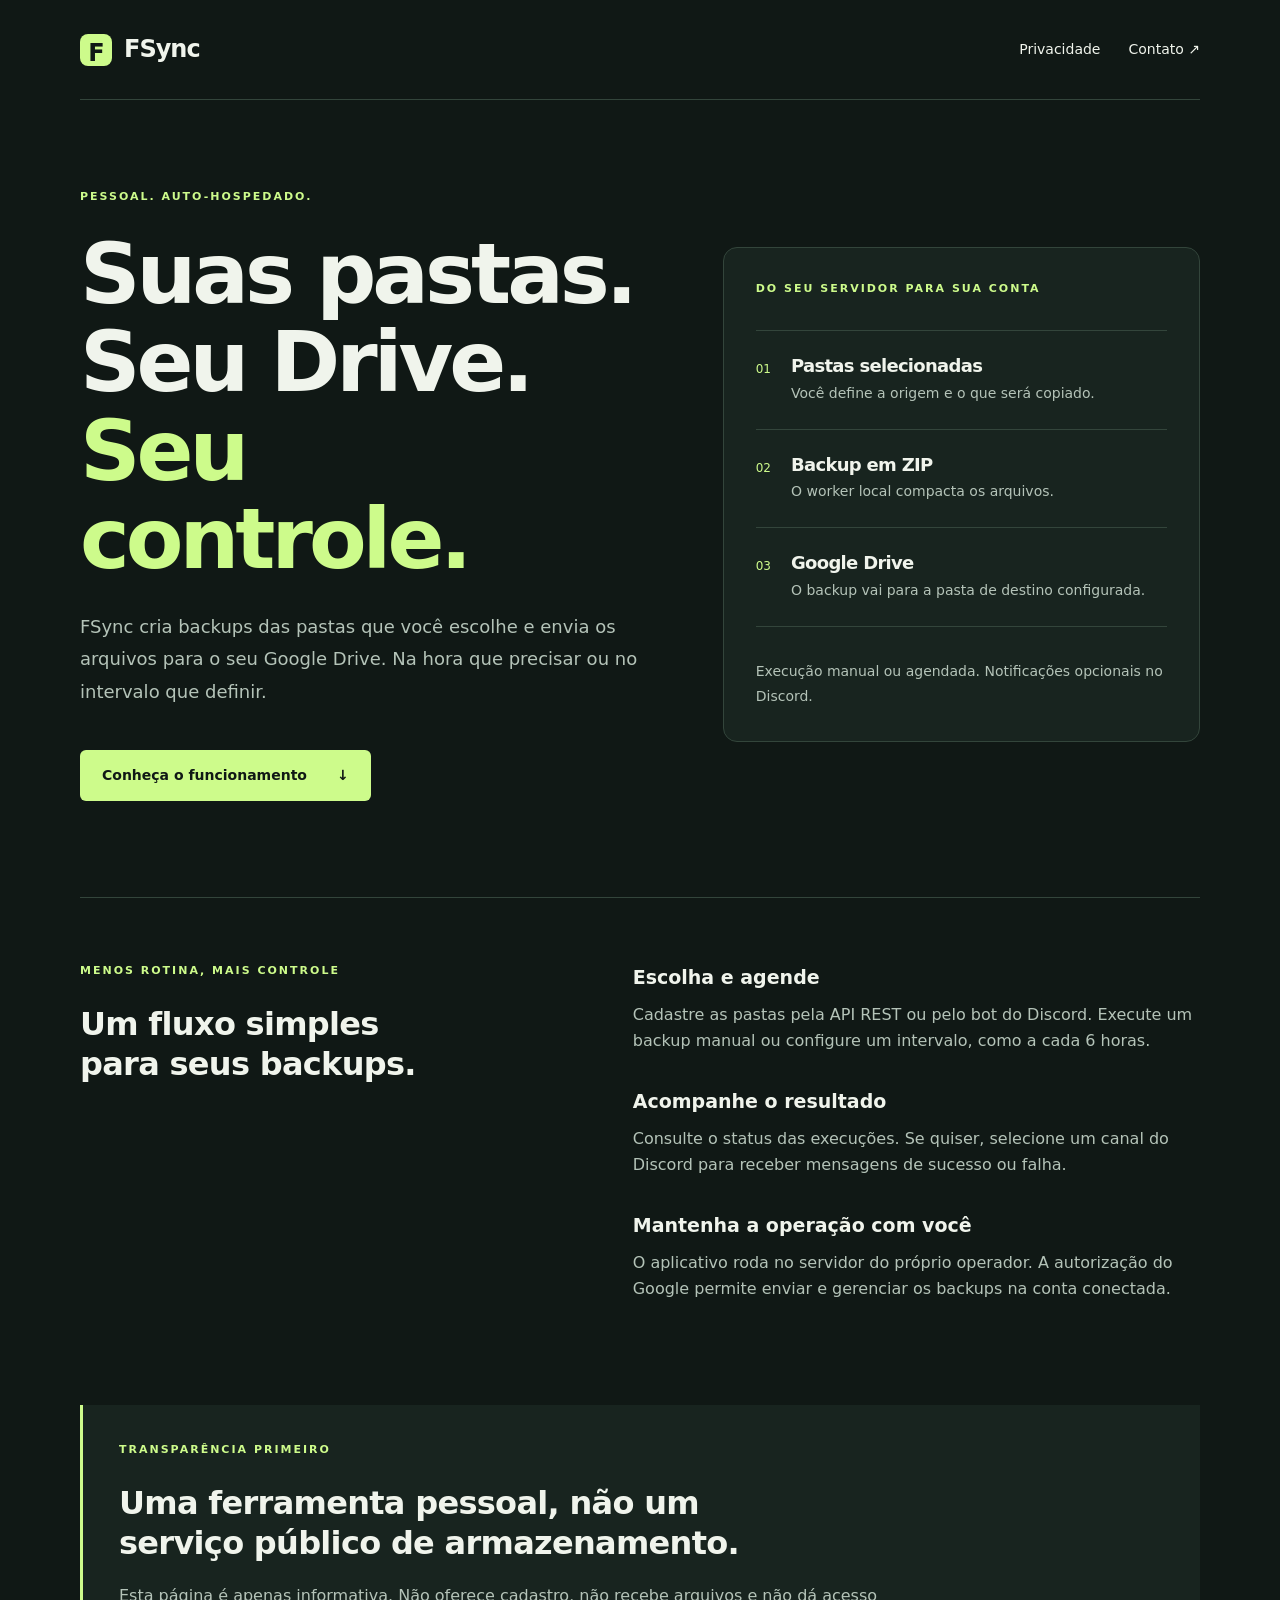
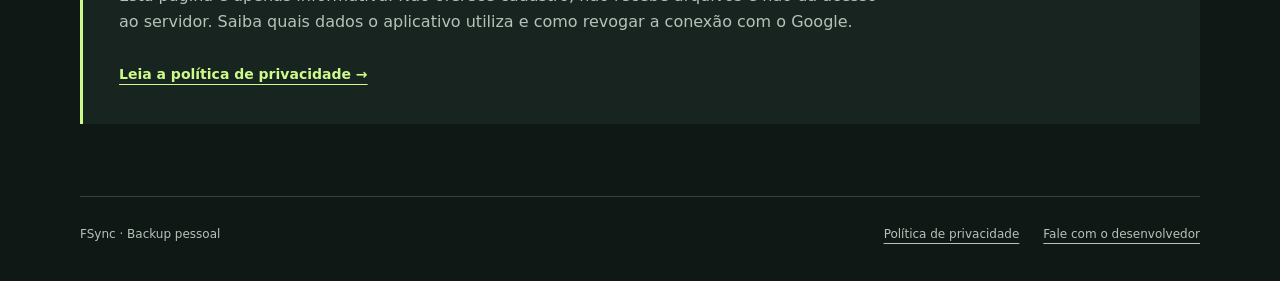
<file: index.html>
<!doctype html>
<html lang="pt-BR">
<head>
  <meta charset="utf-8">
  <meta name="viewport" content="width=device-width, initial-scale=1">
  <meta name="description" content="FSync: aplicativo pessoal de backup de pastas para o Google Drive, com agendamento e comandos pelo Discord.">
  <title>FSync — Backups sob seu controle</title>
  <link rel="stylesheet" href="styles.css">
</head>
<body>
  <a class="skip" href="#conteudo">Pular para o conteúdo</a>
  <header class="shell"><a class="brand" href="./" aria-label="FSync, início"><span class="mark" aria-hidden="true">F</span>FSync</a><nav aria-label="Principal"><a href="privacy.html">Privacidade</a><a href="mailto:lucasmafilzodacosta@gmail.com">Contato ↗</a></nav></header>
  <main id="conteudo" class="shell">
    <section class="hero">
      <div><p class="eyebrow">PESSOAL. AUTO-HOSPEDADO.</p><h1>Suas pastas.<br>Seu Drive.<br><em>Seu controle.</em></h1><p class="lead">FSync cria backups das pastas que você escolhe e envia os arquivos para o seu Google Drive. Na hora que precisar ou no intervalo que definir.</p><a class="button" href="#como-funciona">Conheça o funcionamento <span aria-hidden="true">↓</span></a></div>
      <aside class="flow" aria-label="Fluxo do backup"><p class="eyebrow">DO SEU SERVIDOR PARA SUA CONTA</p><ol><li><span class="number">01</span><div><h2>Pastas selecionadas</h2><p>Você define a origem e o que será copiado.</p></div></li><li><span class="number">02</span><div><h2>Backup em ZIP</h2><p>O worker local compacta os arquivos.</p></div></li><li><span class="number">03</span><div><h2>Google Drive</h2><p>O backup vai para a pasta de destino configurada.</p></div></li></ol><p class="note">Execução manual ou agendada. Notificações opcionais no Discord.</p></aside>
    </section>
    <section id="como-funciona" class="details"><div><p class="eyebrow">MENOS ROTINA, MAIS CONTROLE</p><h2>Um fluxo simples<br>para seus backups.</h2></div><div class="features"><article><h3>Escolha e agende</h3><p>Cadastre as pastas pela API REST ou pelo bot do Discord. Execute um backup manual ou configure um intervalo, como a cada 6 horas.</p></article><article><h3>Acompanhe o resultado</h3><p>Consulte o status das execuções. Se quiser, selecione um canal do Discord para receber mensagens de sucesso ou falha.</p></article><article><h3>Mantenha a operação com você</h3><p>O aplicativo roda no servidor do próprio operador. A autorização do Google permite enviar e gerenciar os backups na conta conectada.</p></article></div></section>
    <section class="notice"><div><p class="eyebrow">TRANSPARÊNCIA PRIMEIRO</p><h2>Uma ferramenta pessoal, não um serviço público de armazenamento.</h2><p>Esta página é apenas informativa. Não oferece cadastro, não recebe arquivos e não dá acesso ao servidor. Saiba quais dados o aplicativo utiliza e como revogar a conexão com o Google.</p></div><a class="text-link" href="privacy.html">Leia a política de privacidade →</a></section>
  </main>
  <footer class="shell"><span>FSync · Backup pessoal</span><a href="privacy.html">Política de privacidade</a><a href="mailto:lucasmafilzodacosta@gmail.com">Fale com o desenvolvedor</a></footer>
</body>
</html>
</file>
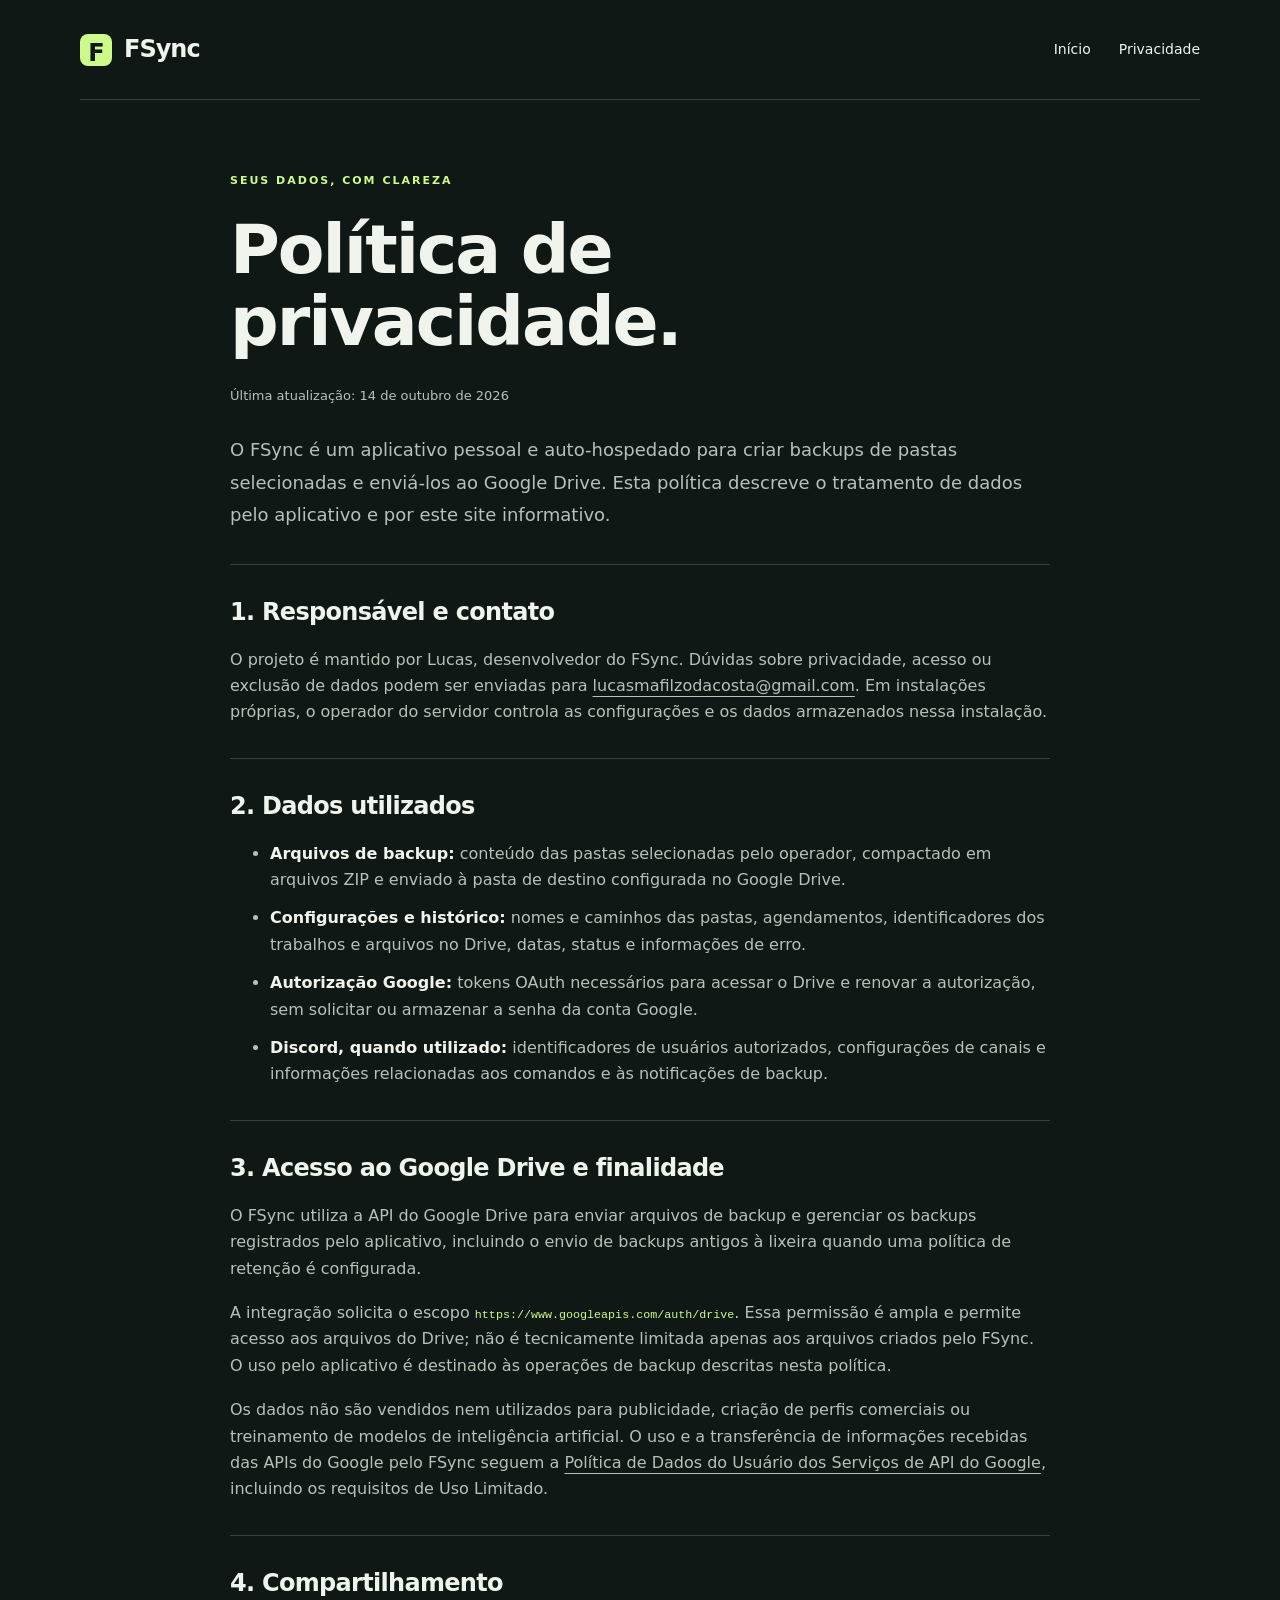
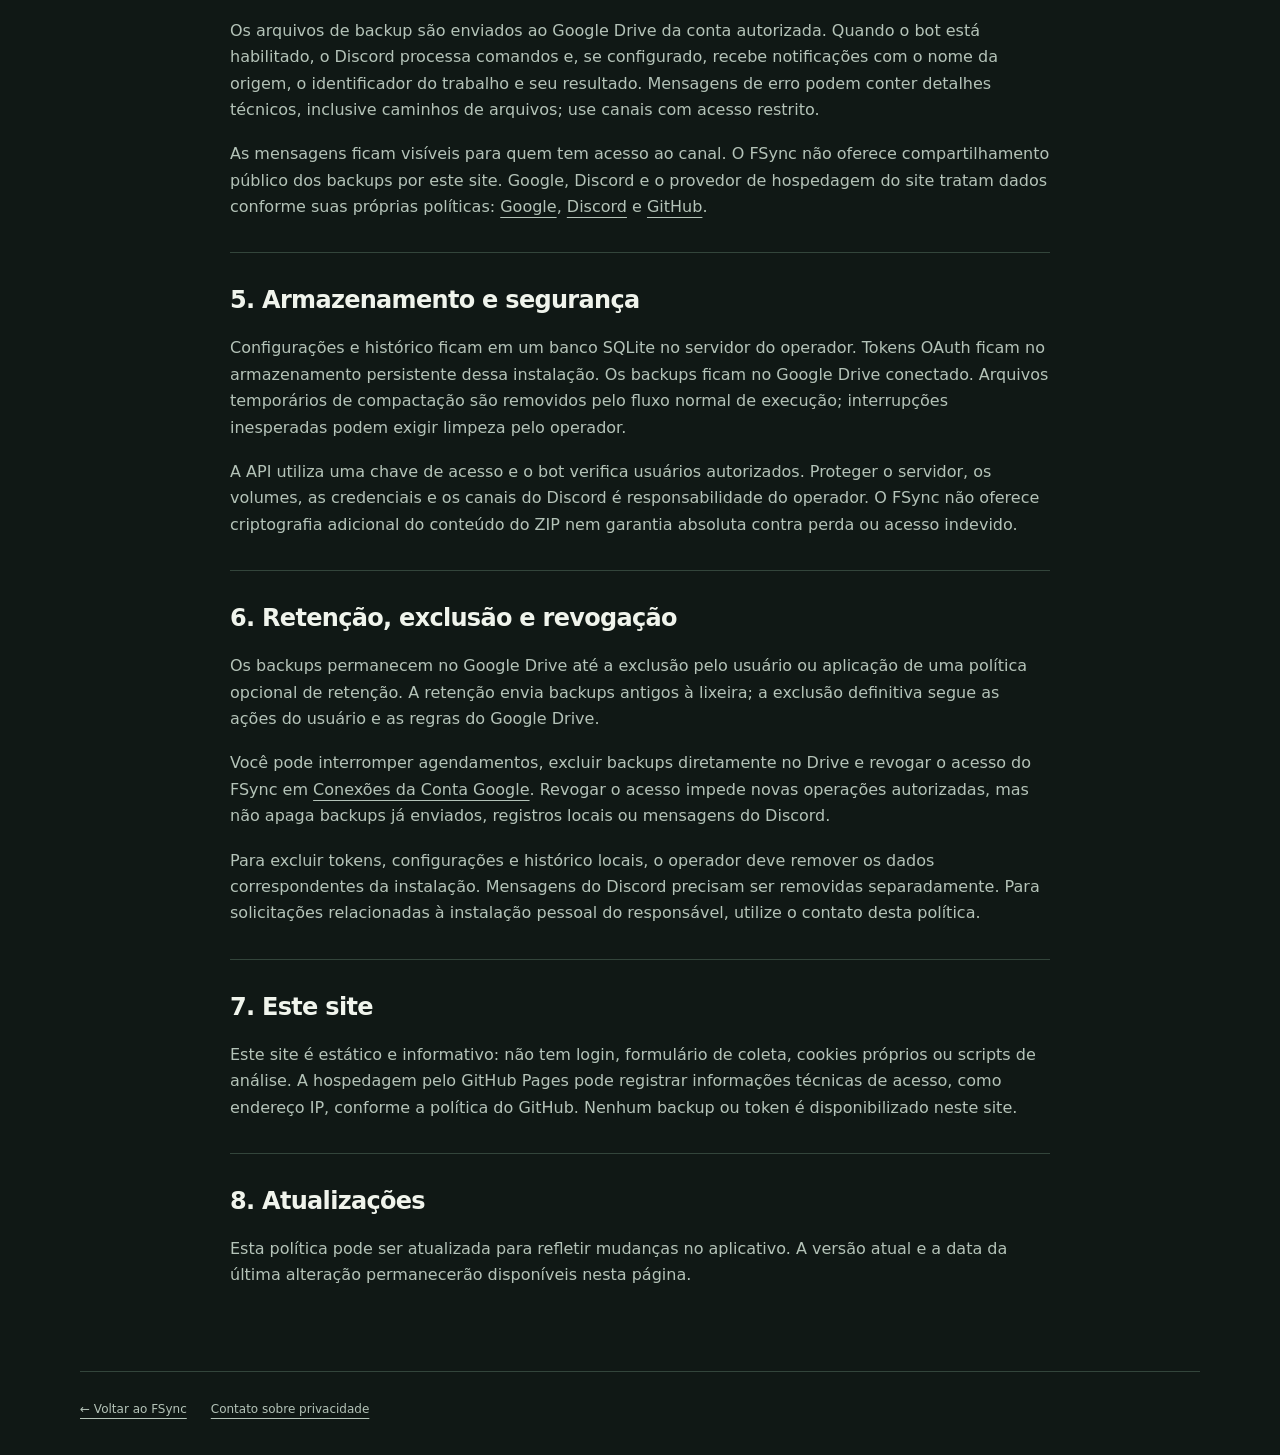
<file: privacy.html>
<!doctype html>
<html lang="pt-BR">
<head>
  <meta charset="utf-8">
  <meta name="viewport" content="width=device-width, initial-scale=1">
  <meta name="description" content="Como o FSync utiliza, armazena e compartilha dados na execução de backups pessoais.">
  <title>Política de privacidade — FSync</title>
  <link rel="stylesheet" href="styles.css">
</head>
<body>
  <a class="skip" href="#conteudo">Pular para o conteúdo</a>
  <header class="shell"><a class="brand" href="./" aria-label="FSync, início"><span class="mark" aria-hidden="true">F</span>FSync</a><nav aria-label="Principal"><a href="./">Início</a><a href="privacy.html" aria-current="page">Privacidade</a></nav></header>
  <main id="conteudo" class="policy shell">
    <p class="eyebrow">SEUS DADOS, COM CLAREZA</p><h1>Política de<br>privacidade.</h1><p class="updated">Última atualização: 14 de outubro de 2026</p>
    <p class="lead">O FSync é um aplicativo pessoal e auto-hospedado para criar backups de pastas selecionadas e enviá-los ao Google Drive. Esta política descreve o tratamento de dados pelo aplicativo e por este site informativo.</p>
    <section><h2>1. Responsável e contato</h2><p>O projeto é mantido por Lucas, desenvolvedor do FSync. Dúvidas sobre privacidade, acesso ou exclusão de dados podem ser enviadas para <a href="mailto:lucasmafilzodacosta@gmail.com">lucasmafilzodacosta@gmail.com</a>. Em instalações próprias, o operador do servidor controla as configurações e os dados armazenados nessa instalação.</p></section>
    <section><h2>2. Dados utilizados</h2><ul><li><strong>Arquivos de backup:</strong> conteúdo das pastas selecionadas pelo operador, compactado em arquivos ZIP e enviado à pasta de destino configurada no Google Drive.</li><li><strong>Configurações e histórico:</strong> nomes e caminhos das pastas, agendamentos, identificadores dos trabalhos e arquivos no Drive, datas, status e informações de erro.</li><li><strong>Autorização Google:</strong> tokens OAuth necessários para acessar o Drive e renovar a autorização, sem solicitar ou armazenar a senha da conta Google.</li><li><strong>Discord, quando utilizado:</strong> identificadores de usuários autorizados, configurações de canais e informações relacionadas aos comandos e às notificações de backup.</li></ul></section>
    <section><h2>3. Acesso ao Google Drive e finalidade</h2><p>O FSync utiliza a API do Google Drive para enviar arquivos de backup e gerenciar os backups registrados pelo aplicativo, incluindo o envio de backups antigos à lixeira quando uma política de retenção é configurada.</p><p>A integração solicita o escopo <code>https://www.googleapis.com/auth/drive</code>. Essa permissão é ampla e permite acesso aos arquivos do Drive; não é tecnicamente limitada apenas aos arquivos criados pelo FSync. O uso pelo aplicativo é destinado às operações de backup descritas nesta política.</p><p>Os dados não são vendidos nem utilizados para publicidade, criação de perfis comerciais ou treinamento de modelos de inteligência artificial. O uso e a transferência de informações recebidas das APIs do Google pelo FSync seguem a <a href="https://developers.google.com/terms/api-services-user-data-policy">Política de Dados do Usuário dos Serviços de API do Google</a>, incluindo os requisitos de Uso Limitado.</p></section>
    <section><h2>4. Compartilhamento</h2><p>Os arquivos de backup são enviados ao Google Drive da conta autorizada. Quando o bot está habilitado, o Discord processa comandos e, se configurado, recebe notificações com o nome da origem, o identificador do trabalho e seu resultado. Mensagens de erro podem conter detalhes técnicos, inclusive caminhos de arquivos; use canais com acesso restrito.</p><p>As mensagens ficam visíveis para quem tem acesso ao canal. O FSync não oferece compartilhamento público dos backups por este site. Google, Discord e o provedor de hospedagem do site tratam dados conforme suas próprias políticas: <a href="https://policies.google.com/privacy">Google</a>, <a href="https://discord.com/privacy">Discord</a> e <a href="https://docs.github.com/en/site-policy/privacy-policies/github-general-privacy-statement">GitHub</a>.</p></section>
    <section><h2>5. Armazenamento e segurança</h2><p>Configurações e histórico ficam em um banco SQLite no servidor do operador. Tokens OAuth ficam no armazenamento persistente dessa instalação. Os backups ficam no Google Drive conectado. Arquivos temporários de compactação são removidos pelo fluxo normal de execução; interrupções inesperadas podem exigir limpeza pelo operador.</p><p>A API utiliza uma chave de acesso e o bot verifica usuários autorizados. Proteger o servidor, os volumes, as credenciais e os canais do Discord é responsabilidade do operador. O FSync não oferece criptografia adicional do conteúdo do ZIP nem garantia absoluta contra perda ou acesso indevido.</p></section>
    <section><h2>6. Retenção, exclusão e revogação</h2><p>Os backups permanecem no Google Drive até a exclusão pelo usuário ou aplicação de uma política opcional de retenção. A retenção envia backups antigos à lixeira; a exclusão definitiva segue as ações do usuário e as regras do Google Drive.</p><p>Você pode interromper agendamentos, excluir backups diretamente no Drive e revogar o acesso do FSync em <a href="https://myaccount.google.com/connections">Conexões da Conta Google</a>. Revogar o acesso impede novas operações autorizadas, mas não apaga backups já enviados, registros locais ou mensagens do Discord.</p><p>Para excluir tokens, configurações e histórico locais, o operador deve remover os dados correspondentes da instalação. Mensagens do Discord precisam ser removidas separadamente. Para solicitações relacionadas à instalação pessoal do responsável, utilize o contato desta política.</p></section>
    <section><h2>7. Este site</h2><p>Este site é estático e informativo: não tem login, formulário de coleta, cookies próprios ou scripts de análise. A hospedagem pelo GitHub Pages pode registrar informações técnicas de acesso, como endereço IP, conforme a política do GitHub. Nenhum backup ou token é disponibilizado neste site.</p></section>
    <section><h2>8. Atualizações</h2><p>Esta política pode ser atualizada para refletir mudanças no aplicativo. A versão atual e a data da última alteração permanecerão disponíveis nesta página.</p></section>
  </main>
  <footer class="shell"><a href="./">← Voltar ao FSync</a><a href="mailto:lucasmafilzodacosta@gmail.com">Contato sobre privacidade</a></footer>
</body>
</html>
</file>
<file: styles.css>
@charset "UTF-8";
:root{color-scheme:dark;--bg:#101815;--panel:#18241f;--text:#f0f4ec;--muted:#b4c3b8;--line:#33453b;--accent:#cdfb8b;font-family:system-ui,-apple-system,BlinkMacSystemFont,"Segoe UI",sans-serif}
*{box-sizing:border-box}html{scroll-behavior:smooth;scroll-padding-top:2rem}body{margin:0;background:var(--bg);color:var(--text);line-height:1.65}a{color:inherit;text-underline-offset:5px}a:hover{color:var(--accent)}a:focus-visible{outline:2px solid var(--accent);outline-offset:6px}.shell{width:min(1120px,calc(100% - 64px));margin:auto}header{display:flex;justify-content:space-between;align-items:center;min-height:100px;border-bottom:1px solid var(--line);gap:24px}.brand{display:flex;align-items:center;gap:12px;font-size:24px;font-weight:750;text-decoration:none;letter-spacing:-1px}.mark{display:grid;place-items:center;width:32px;height:32px;background:var(--accent);color:var(--bg);border-radius:8px;font-size:24px}nav{display:flex;gap:28px;font-size:14px}nav a{text-decoration:none}.hero{display:grid;grid-template-columns:1.2fr 1fr;gap:70px;padding:88px 0 96px;align-items:center}.eyebrow{color:var(--accent);font-size:11px;font-weight:750;letter-spacing:2px;margin:0 0 24px}h1{font-size:clamp(48px,6.8vw,84px);line-height:1.05;letter-spacing:-4px;font-weight:650;margin:0 0 28px}h1 em{color:var(--accent);font-style:normal}.lead{font-size:18px;line-height:1.8;color:var(--muted);max-width:560px}.button{display:inline-flex;gap:30px;align-items:center;margin-top:24px;padding:14px 22px;background:var(--accent);color:var(--bg);border-radius:6px;text-decoration:none;font-size:14px;font-weight:650}.button:hover{background:#e0ffb4;color:var(--bg)}.flow{padding:32px;background:var(--panel);border:1px solid var(--line);border-radius:14px}.flow ol{list-style:none;padding:0;margin:32px 0}.flow li{display:flex;gap:20px;padding:24px 0;border-top:1px solid var(--line)}.flow li:last-child{border-bottom:1px solid var(--line)}.number{font-size:12px;color:var(--accent);padding-top:5px}.flow h2{font-size:18px;font-weight:600;margin:0 0 4px}.flow p:not(.eyebrow){font-size:14px;color:var(--muted);margin:0}.flow .note{line-height:1.8}.details{display:grid;grid-template-columns:1fr 1.2fr;gap:80px;padding:64px 0;border-top:1px solid var(--line)}h2{font-size:32px;line-height:1.25;font-weight:550;letter-spacing:-.7px;margin:0 0 20px}.features article+article{margin-top:32px}h3{font-size:19px;margin:0 0 8px;font-weight:600}p{margin:0 0 18px}.features p,.notice p:not(.eyebrow){color:var(--muted)}.notice{background:var(--panel);border-left:3px solid var(--accent);padding:36px;margin:20px 0 72px}.notice h2{max-width:700px}.notice p{max-width:780px}.text-link{display:inline-block;font-weight:600;font-size:14px;margin-top:10px;color:var(--accent)}footer{display:flex;gap:24px;flex-wrap:wrap;padding:28px 0 36px;border-top:1px solid var(--line);font-size:12px;color:var(--muted)}footer span{margin-right:auto}.policy{max-width:820px;padding-top:72px;padding-bottom:64px}.policy h1{font-size:clamp(42px,6vw,68px);letter-spacing:-2px}.updated{font-size:13px;color:var(--muted);margin:28px 0}.policy .lead{max-width:none}.policy section{padding-top:32px;margin-top:32px;border-top:1px solid var(--line)}.policy section h2{font-size:24px}.policy section p,.policy li{color:var(--muted)}.policy li{margin-bottom:12px}.policy strong{color:var(--text)}.policy a,.policy code{overflow-wrap:anywhere}.policy code{font-size:.9em;color:var(--accent)}.skip{position:absolute;left:20px;top:-100px;padding:12px;background:var(--accent);color:var(--bg)}.skip:focus{top:10px}
@media(max-width:760px){.shell{width:calc(100% - 40px)}header{min-height:80px;gap:14px}nav{gap:16px;font-size:12px}.hero{grid-template-columns:1fr;gap:40px;padding:56px 0}h1{letter-spacing:-2px}.flow{padding:24px}.details{grid-template-columns:1fr;gap:24px;padding:40px 0}.notice{padding:24px;margin-bottom:40px}.notice h2{font-size:26px}footer{gap:16px}footer span{width:100%}.policy{padding-top:48px}.policy ul{padding-left:20px}}
@media(prefers-reduced-motion:reduce){html{scroll-behavior:auto}}
</file>
